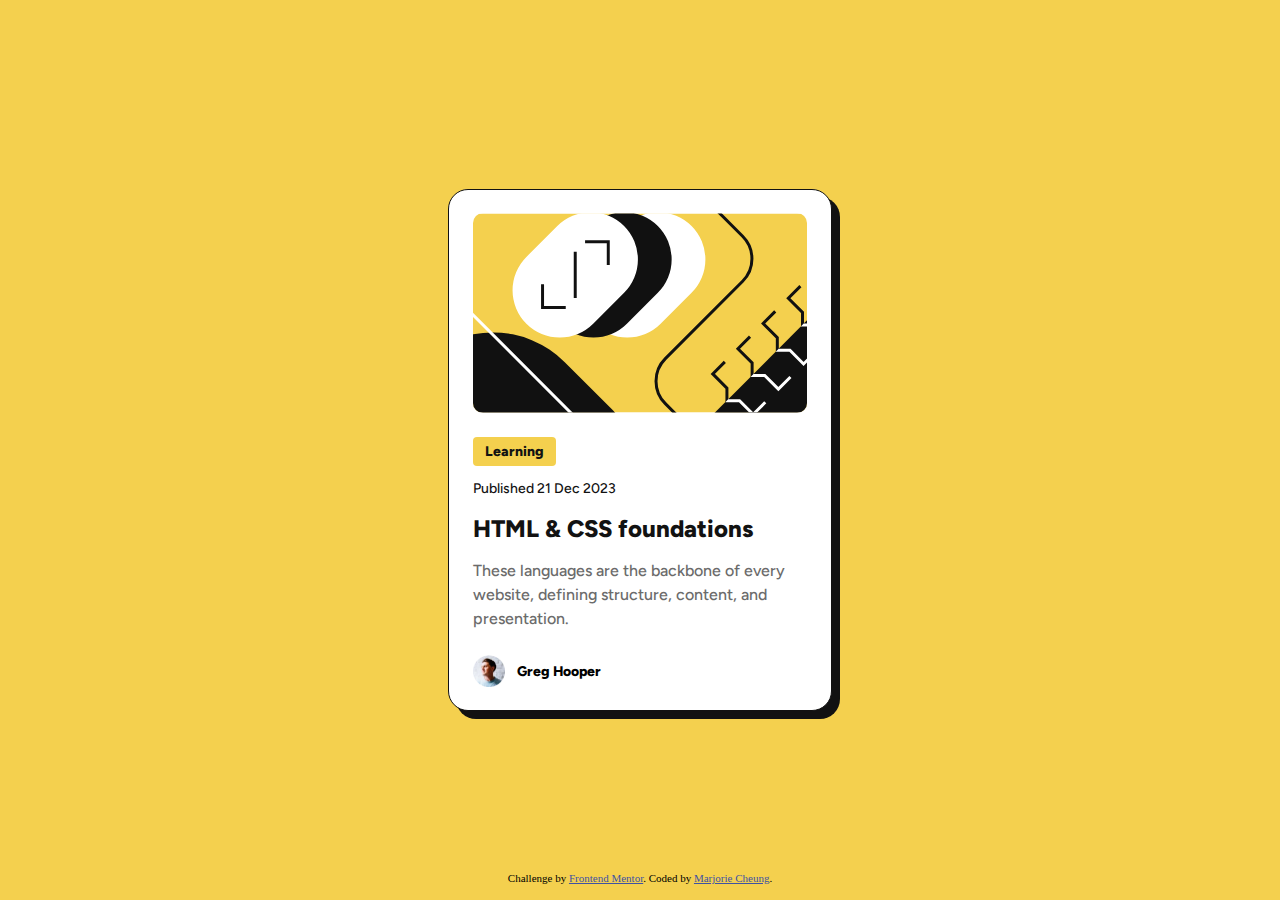
<file: blog-preview-card-main/index.html>
<!DOCTYPE html>
<html lang="en">
  <head>
    <meta charset="UTF-8" />
    <meta name="viewport" content="width=device-width, initial-scale=1.0" />
    <!-- displays site properly based on user's device -->

    <link
      rel="icon"
      type="image/png"
      sizes="32x32"
      href="./assets/images/favicon-32x32.png"
    />
    <link rel="stylesheet" href="./css/color.css" />
    <link rel="stylesheet" href="./css/font.css" />
    <link rel="stylesheet" href="./css/style.css" />

    <title>Blog preview card</title>
  </head>
  <body>
    <main role="main">
      <div id="card" class="card" role="region" aria-labelledby="card">
        <img
          src="./assets/images/illustration-article.svg"
          alt="article-thumbnail"
        />
        <div class="card-content">
          <div class="badges">
            <div class="badge">Learning</div>
          </div>
          <div class="card-date">Published 21 Dec 2023</div>
          <a href="#" class="card-title" role="heading"
            >HTML & CSS foundations</a
          >
          <p class="card-description">
            These languages are the backbone of every website, defining
            structure, content, and presentation.
          </p>
        </div>
        <div class="author">
          <img
            src="./assets/images/image-avatar.webp"
            alt="author-profile-photo"
          />
          <p>Greg Hooper</p>
        </div>
      </div>
    </main>
    <footer class="attribution">
      Challenge by
      <a href="https://www.frontendmentor.io?ref=challenge" target="_blank"
        >Frontend Mentor</a
      >. Coded by
      <a href="https://github.com/Marjorieccc/" target="_blank"
        >Marjorie Cheung</a
      >.
    </footer>
  </body>
</html>
</file>
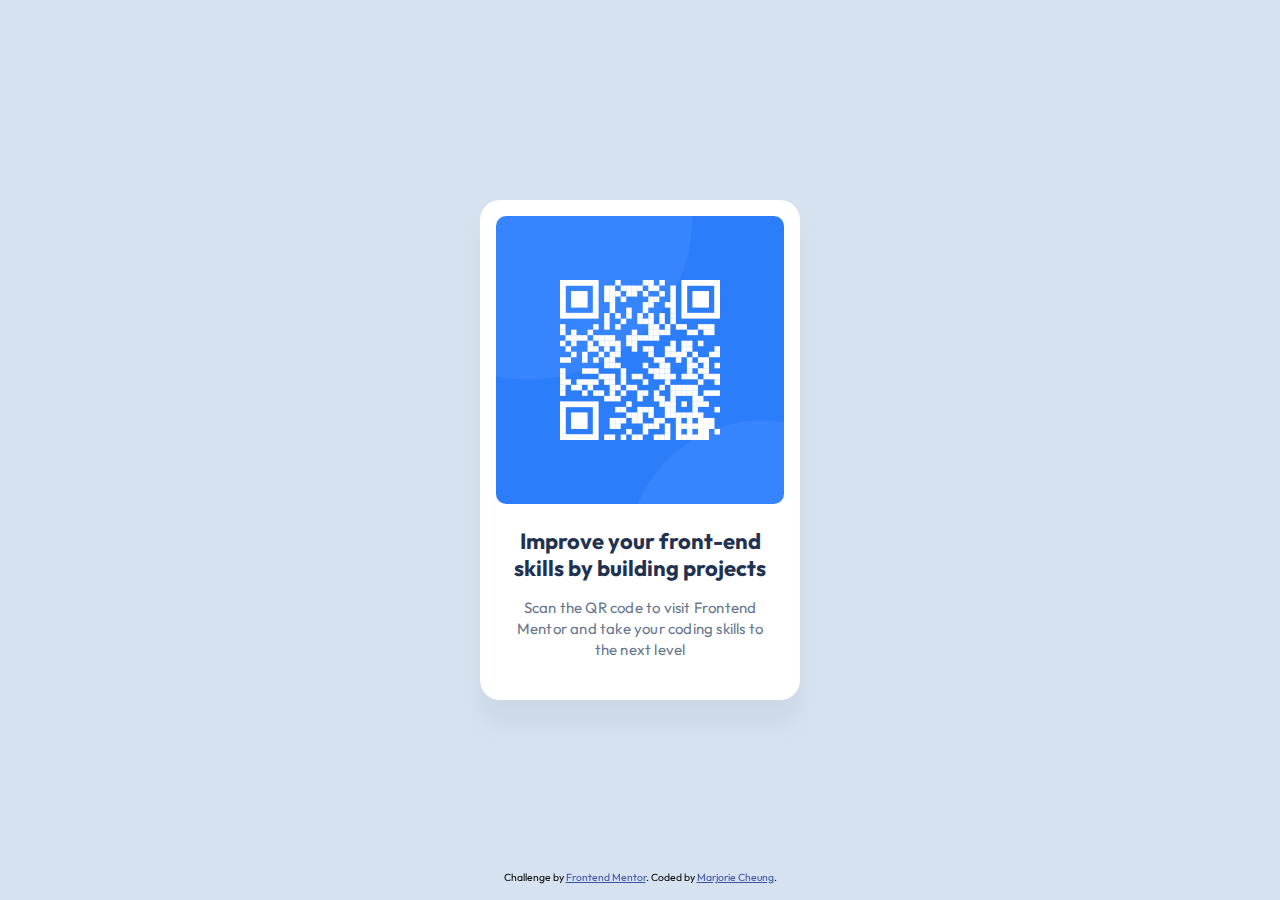
<file: qr-code-component-main/index.html>
<!DOCTYPE html>
<html lang="en">
  <head>
    <meta charset="UTF-8" />
    <meta name="viewport" content="width=device-width, initial-scale=1.0" />
    <!-- displays site properly based on user's device -->

    <link
      rel="icon"
      type="image/png"
      sizes="32x32"
      href="./images/favicon-32x32.png"
    />
    <link rel="stylesheet" href="style.css" />

    <title>Frontend Mentor | QR code component</title>
  </head>
  <body>
    <main class="cards">
      <div class="card" role="region" aria-labelledby="card-title">
        <img src="./images/image-qr-code.png" alt="QR code that links to Frontend Mentor"/>
        <div class="card-content">
          <h1 id="card-title" class="card-title">
            Improve your front-end skills by building projects
          </h1>
          <p class="card-description">
            Scan the QR code to visit Frontend Mentor and take your coding
            skills to the next level
          </p>
        </div>
      </main>
    </div>

    <footer class="attribution">
      Challenge by
      <a href="https://www.frontendmentor.io?ref=challenge" target="_blank"
        >Frontend Mentor</a
      >. Coded by
      <a href="https://github.com/Marjorieccc/" target="_blank"
        >Marjorie Cheung</a
      >.
    </footer>
  </body>
</html>
</file>
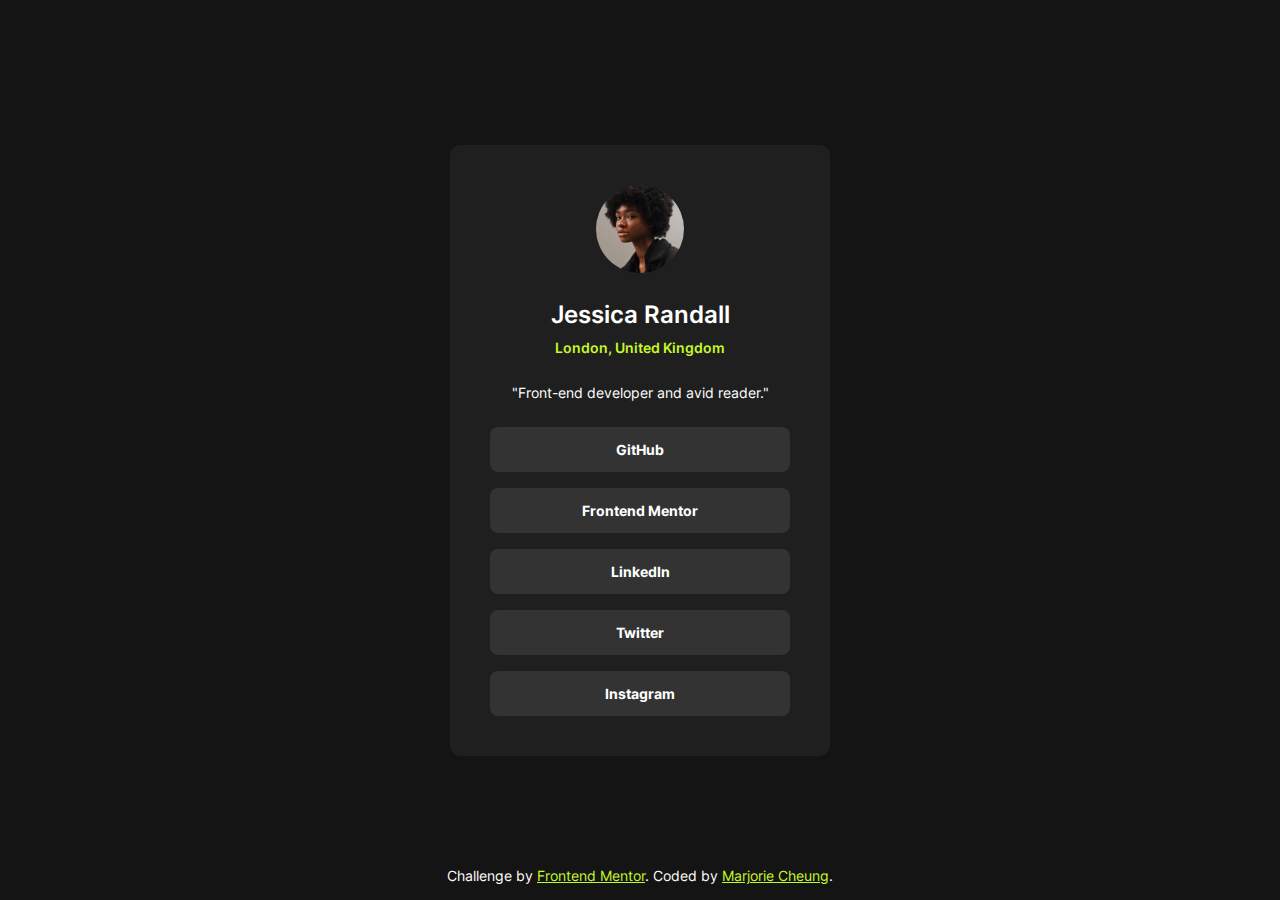
<file: social-links-profile-main/index.html>
<!DOCTYPE html>
<html lang="en">
  <head>
    <meta charset="UTF-8" />
    <!-- displays site properly based on user's device -->
    <meta name="viewport" content="width=device-width, initial-scale=1.0" />
    <!-- Adding a meta description for SEO -->
    <meta
      name="description"
      content="Profile page for Jessica Randall, a front-end developer and avid reader. Connect via social media."
    />

    <link
      rel="icon"
      type="image/png"
      sizes="32x32"
      href="./assets/images/favicon-32x32.png"
    />
    <link rel="stylesheet" href="./css/color.css" />
    <link rel="stylesheet" href="./css/font.css" />
    <link rel="stylesheet" href="./css/style.css" />

    <title>Social links profile</title>
  </head>
  <body>
    <main>
      <article
        id="profile-card"
        class="profile-card"
        role="region"
        aria-labelledby="profile-name"
      >
        <img
          class="profile-photo"
          src="./assets/images/avatar-jessica.jpeg"
          alt="Profile photo of Jessica Randall"
        />
        <h1 id="profile-name" class="profile-name">Jessica Randall</h1>
        <h2 class="profile-location">London, United Kingdom</h2>
        <p class="profile-bio">"Front-end developer and avid reader."</p>
        <nav aria-label="Social media links">
          <ul class="social-links">
            <li>
              <a
                href="#"
                class="social-link-button"
                target="_blank"
                rel="noopener noreferrer"
                >GitHub</a
              >
            </li>
            <li>
              <a
                href="#"
                class="social-link-button"
                target="_blank"
                rel="noopener noreferrer"
                >Frontend Mentor</a
              >
            </li>
            <li>
              <a
                href="#"
                class="social-link-button"
                target="_blank"
                rel="noopener noreferrer"
                >LinkedIn</a
              >
            </li>
            <li>
              <a
                href="#"
                class="social-link-button"
                target="_blank"
                rel="noopener noreferrer"
                >Twitter</a
              >
            </li>
            <li>
              <a
                href="#"
                class="social-link-button"
                target="_blank"
                rel="noopener noreferrer"
                >Instagram</a
              >
            </li>
          </ul>
        </nav>
      </article>
    </main>

    <footer class="attribution">
      Challenge by
      <a
        href="https://www.frontendmentor.io?ref=challenge"
        target="_blank"
        rel="noopener noreferrer"
        >Frontend Mentor</a
      >. Coded by
      <a
        href="https://github.com/Marjorieccc/"
        target="_blank"
        rel="noopener noreferrer"
        >Marjorie Cheung</a
      >.
    </footer>
  </body>
</html>
</file>
<file: blog-preview-card-main/css/style.css>
* {
  margin: 0;
  padding: 0;
  box-sizing: border-box;
}

body {
  display: flex;
  flex-direction: column;
  justify-content: center;
  align-items: center;
  min-height: 100vh;

  background-color: var(--yellow);
}

.card {
  display: grid;
  justify-content: center;
  align-items: center;
  padding: 1.4375rem 1.5rem;
  margin: auto;

  background-color: var(--white);
  max-width: 24rem;
  border: var(--gray-950) 1px solid;
  border-radius: 1.25rem;
  box-shadow: 0.5rem 0.5rem var(--gray-950);
}

.card img {
  border-radius: 0.625rem;
  object-fit: cover;
  height: 12.5rem;
  width: auto;
}

.card-content {
  margin: 1.5rem 0 1.5rem 0;
}

.badges {
  display: flex;
}

.badge {
  padding: 0.25rem 0.75rem;
  margin-right: 0.5rem;
  margin-bottom: 0.75rem;

  background-color: var(--yellow);
  border-radius: 0.25rem;

  font: var(--body-sm-bold);
  color: var(--gray-950);
}

.card-date {
  margin-bottom: 0.75rem;

  font: var(--body-sm);
  color: var(--gray-950);
}

.card-title {
  display: block;
  margin-bottom: 0.75rem;

  font: var(--caption);
  color: var(--gray-950);
  text-decoration: none;
}

.card-title:hover,
.card-title:active,
.card-title:focus,
.card-title.error {
  color: var(--yellow);
}

.card-description {
  font: var(--body-lg);
  color: var(--gray-500);
}

.author {
  display: flex;
  align-items: center;
}

.author img {
  width: 2rem;
  height: auto;
}

.author p {
  margin-left: 0.75rem;
  font: var(--body-sm-bold);
}

footer {
  position: absolute;
  bottom: 0;
  margin: 1rem;
}

.attribution {
  font-size: 11px;
  text-align: center;
}
.attribution a {
  color: hsl(228, 45%, 44%);
}

@media screen and (max-width: 450px) {
  .card {
    width: min(90%, 20.4375rem);
  }
  .card img {
    width: 100%;
    height: auto;
  }
  .author img {
    max-width: 2rem;
    height: auto;
  }
}
</file>
<file: qr-code-component-main/style.css>
@import url('https://fonts.googleapis.com/css2?family=Outfit:wght@100..900&display=swap');

:root {
  --white: hsl(0, 0%, 100%);
  --light-blue: hsl(212, 45%, 89%);
  --blue: hsl(228, 45%, 44%);
  --gray: hsl(216, 15%, 48%);
  --black: hsl(218, 44%, 22%);
}

body {
  background-color: var(--light-blue);
  font-family: 'Outfit', sans-serif;
  display: flex;
  justify-content: center;
  align-items: center;
  height: 100vh;
  margin: 0;
}

.cards {
  margin-top: auto;
  margin-bottom: auto;
}
.card {
  width: 320px;
  background-color: var(--white);
  padding: 16px 16px 40px;
  box-sizing: border-box;
  border-radius: 20px;
  box-shadow: 0px 25px 25px rgb(0 0 0/4.77%);
}
.card img {
  width: 288px;
  border-radius: 10px;
  margin-bottom: 20px;
}
.card .card-content {
  margin: 0 16px;
  margin-block-start: 0;
  text-align: center;
  overflow-wrap: break-word;
}
.card .card-title {
  margin: 0;
  color: var(--black);
  font-size: 22px;
  font-weight: 700;
  line-height: 120%;
}
.card .card-description {
  margin: 16px 0 0 0;
  color: var(--gray);
  font-size: 15px;
  font-weight: 400;
  letter-spacing: 0.2px;
  line-height: 140%;
}

footer {
  position: fixed;
  bottom: 0;
  padding: 1rem;
  font-size: 0.65rem;
  text-align: center;
}
.attribution a {
  color: var(--blue);
}
</file>
<file: social-links-profile-main/css/color.css>
:root {
  --green: hsl(75, 94%, 57%);
  --white: hsl(0, 0%, 100%);
  --grey-700: hsl(0, 0%, 20%);
  --grey-800: hsl(0, 0%, 12%);
  --grey-900: hsl(0, 0%, 8%);
}
</file>
<file: social-links-profile-main/css/font.css>
:root {
  --heading: 600 clamp(1.25rem, 5vw, 1.5rem) / 1.5 'Inter', sans-serif;
  --subheading: 600 clamp(0.75rem, 2.5vw, 0.875rem) / 1.5 'Inter', sans-serif;
  --body-text: 400 clamp(0.75rem, 2vw, 0.875rem) / 1.5 'Inter', sans-serif;
  --body-text-sm: clamp(0.6rem, 2vw, 0.87rem) 'Inter', sans-serif;
  --caption-text: 700 clamp(0.75rem, 2vw, 0.875rem) / 1.5 'Inter', sans-serif;
}

@font-face {
  font-family: 'Inter';
  src: url('../assets/fonts/Inter-VariableFont_slnt\,wght.ttf');
}
</file>
<file: social-links-profile-main/css/style.css>
* {
  margin: 0;
  padding: 0;
  box-sizing: border-box;
}

body {
  display: flex;
  flex-direction: column;
  justify-content: center;
  align-items: center;
  height: 100vh;

  background-color: var(--grey-900);
}

.profile-card {
  width: clamp(17.5rem, 87.5vw, 23.75rem);
  padding: clamp(1.5rem, 6.4vw, 2.5rem);
  background-color: var(--grey-800);
  border-radius: 0.625rem;
  text-align: center;
}

.profile-photo {
  display: block;
  width: 5.5rem;
  margin: 0 auto 1.5rem auto;
  object-fit: cover;
  border-radius: 50%;
}

.profile-name {
  margin-bottom: 0.25rem;
  font: var(--heading);
  color: var(--white);
}

.profile-location {
  margin-bottom: 1.5rem;
  font: var(--subheading);
  color: var(--green);
}

.profile-bio {
  margin-bottom: 1.5rem;
  font: var(--body-text);
  color: var(--white);
}

.social-links {
  list-style-type: none;
}

.social-link-button {
  display: block;
  margin-top: 1rem;
  padding: 0.75rem;
  background-color: var(--grey-700);
  font: var(--caption-text);
  color: var(--white);
  text-decoration: none;
  border-radius: 0.5rem;
}

.social-link-button:hover {
  background-color: var(--green);
  color: var(--grey-800);
}

footer {
  position: absolute;
  bottom: 0;
  margin: 1rem;

  font: var(--body-text-sm);
  color: var(--white);
  text-align: center;
}
footer a {
  color: var(--green);
}
</file>
<file: blog-preview-card-main/css/color.css>
/* Color presets */
:root {
  --yellow: hsl(47, 88%, 63%);
  --white: hsl(0, 0%, 100%);
  --gray-500: hsl(0, 0%, 42%);
  --gray-950: hsl(0, 0%, 7%);
}
</file>
<file: blog-preview-card-main/css/font.css>
/* Text preset */
:root {
  --caption: 800 1.5rem/1.5 'Figtree', sans-serif;
  --body-lg: 500 1rem/1.5 'Figtree', sans-serif;
  --body-sm: 500 0.875rem/1.5 'Figtree', sans-serif;
  --body-sm-bold: 800 0.875rem/1.5 'Figtree', sans-serif;
}

@media screen and (max-width: 450px) {
  :root {
    --caption: 800 1.25rem/1.5 'Figtree', sans-serif;
    --body-lg: 500 0.875rem/1.5 'Figtree', sans-serif;
    --body-sm: 500 0.75rem/1.5 'Figtree', sans-serif;
    --body-sm-bold: 800 0.75rem/1.5 'Figtree', sans-serif;
  }
}

/* Font Setup */
/* Medium */
@font-face {
  font-family: 'Figtree';
  src: url('../assets/fonts/static/Figtree-Medium.ttf') format('truetype');
  font-style: normal;
}

/* Extra Bold */
@font-face {
  font-family: 'Figtree';
  src: url('../assets/fonts/static/Figtree-ExtraBold.ttf') format('truetype');
  font-weight: 800;
  font-style: normal;
}

/* Italic */
@font-face {
  font-family: 'Figtree';
  src: url('../assets/fonts/Figtree-Italic-VariableFont_wght.ttf')
    format('truetype');
  font-style: italic;
}
</file>
